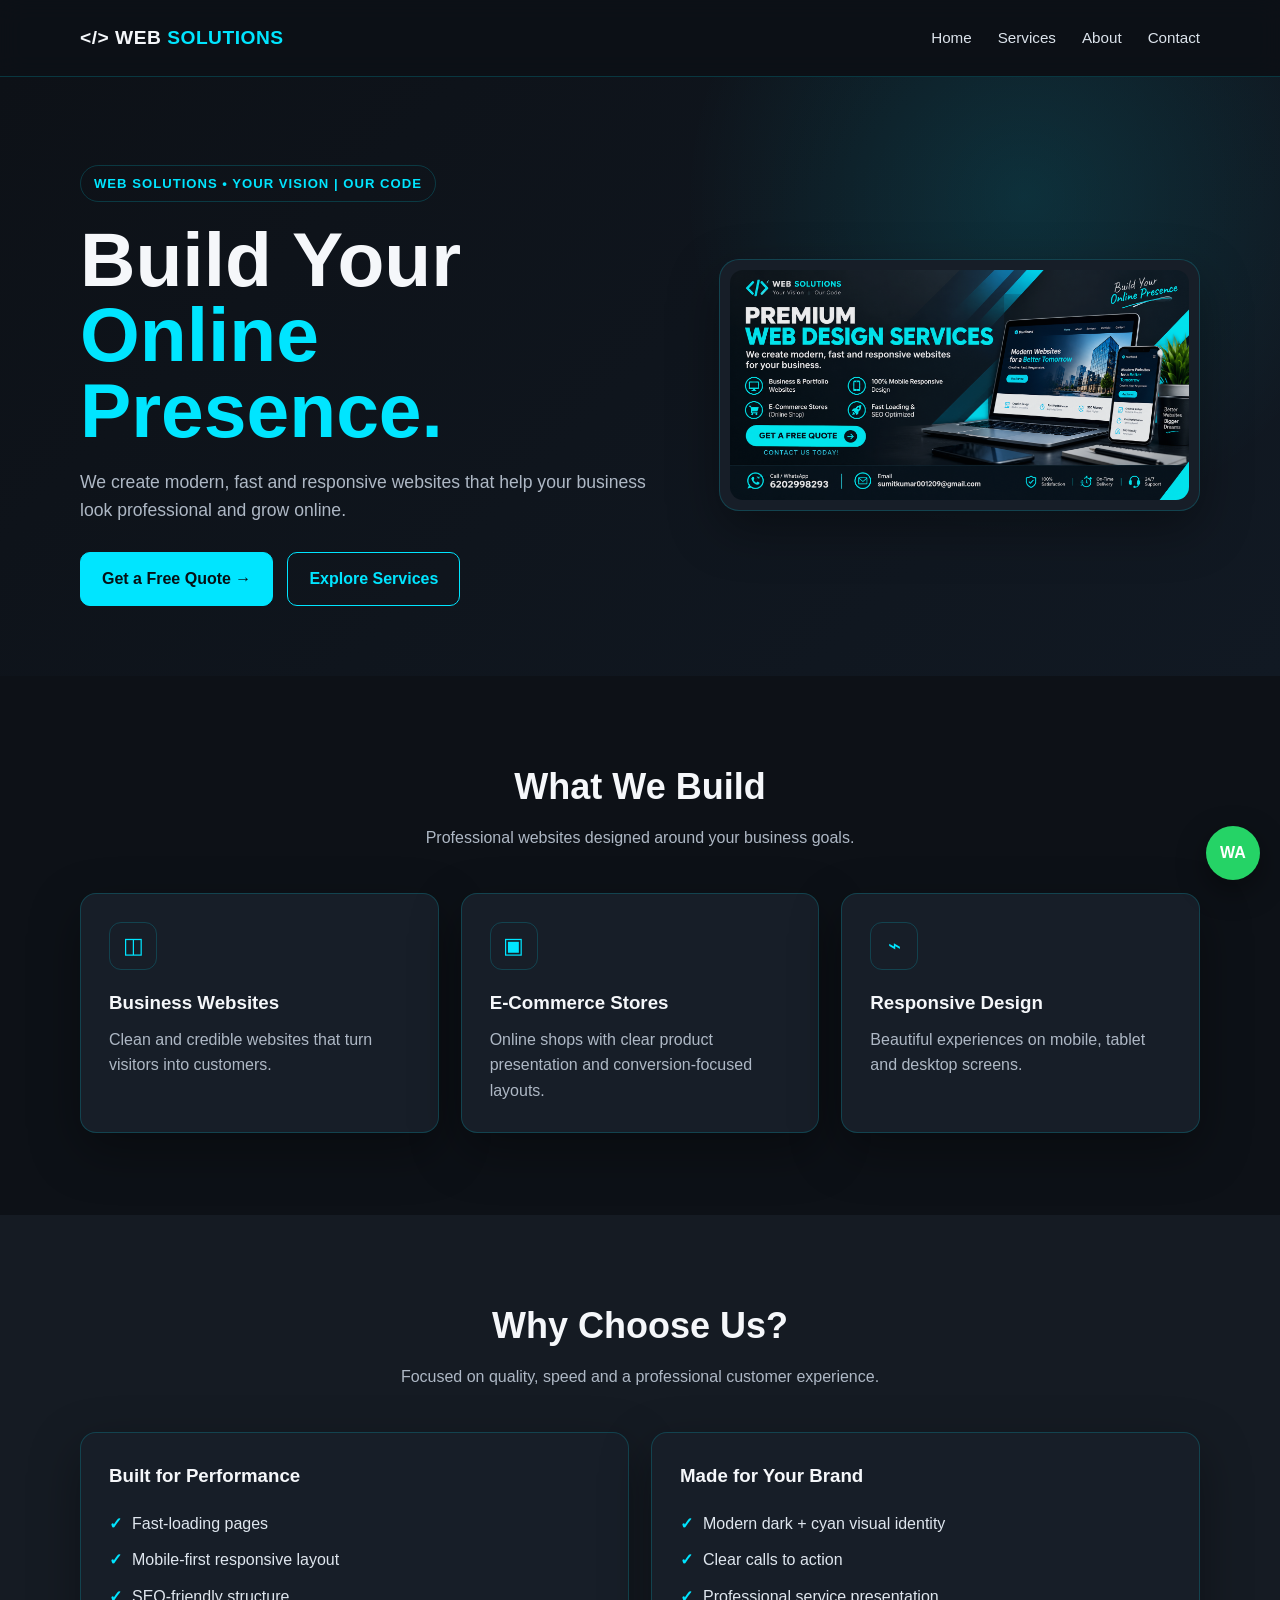
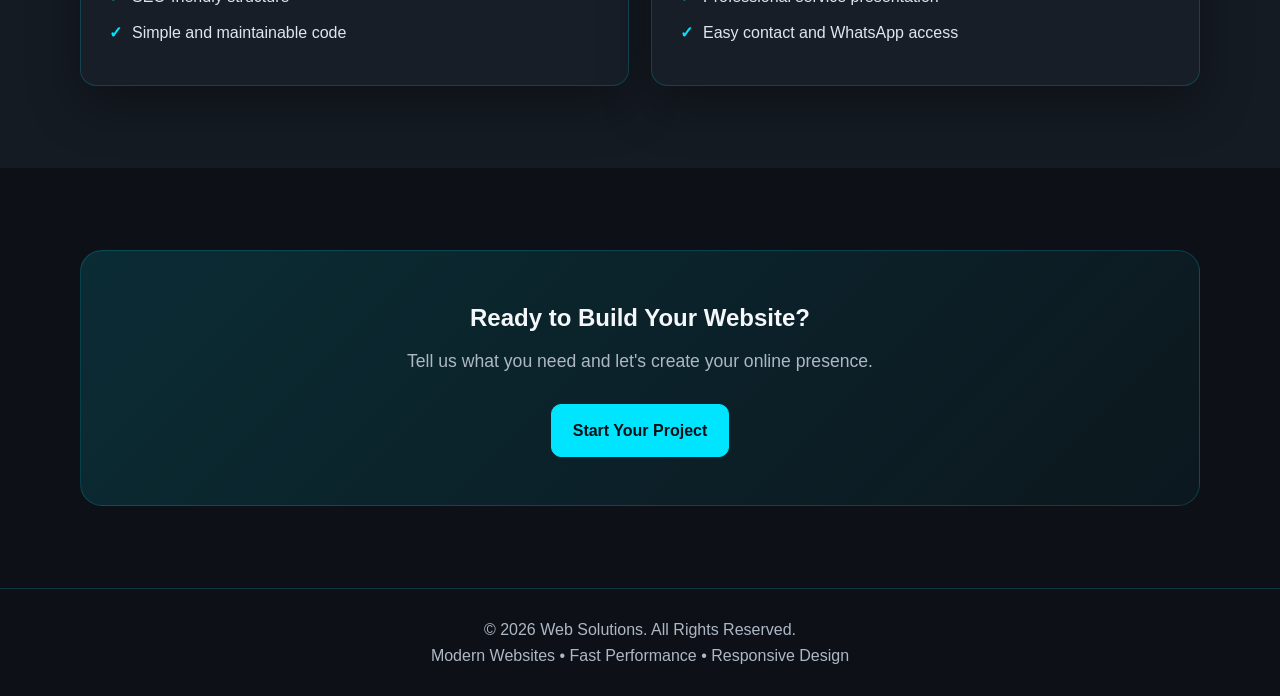
<file: index.html>
<!doctype html>
<html lang="en"><head><meta charset="utf-8"><meta name="viewport" content="width=device-width,initial-scale=1">
<title>Web Solutions | Premium Web Design Services</title><meta name="description" content="Modern, fast and responsive websites for businesses, portfolios and online stores.">
<link rel="stylesheet" href="style.css"></head><body>

<header class="navbar">
  <div class="container nav-inner">
    <a class="logo" href="index.html">&lt;/&gt; WEB <span>SOLUTIONS</span></a>
    <button class="menu" aria-label="Open menu">☰</button>
    <nav class="nav-links">
      <a href="index.html">Home</a>
      <a href="services.html">Services</a>
      <a href="about.html">About</a>
      <a href="contact.html">Contact</a>
    </nav>
  </div>
</header>

<main>
<section class="hero"><div class="container hero-grid">
<div><span class="badge">WEB SOLUTIONS • YOUR VISION | OUR CODE</span>
<h1>Build Your <span>Online Presence.</span></h1>
<p class="lead">We create modern, fast and responsive websites that help your business look professional and grow online.</p>
<div class="buttons"><a class="btn btn-primary" href="contact.html">Get a Free Quote →</a><a class="btn btn-outline" href="services.html">Explore Services</a></div>
</div>
<div class="hero-card"><img src="assets/banner.png" alt="Premium web design services banner"></div>
</div></section>

<section class="section"><div class="container"><div class="section-head"><h2>What We Build</h2><p>Professional websites designed around your business goals.</p></div>
<div class="grid-3">
<div class="card"><div class="icon">◫</div><h3>Business Websites</h3><p>Clean and credible websites that turn visitors into customers.</p></div>
<div class="card"><div class="icon">▣</div><h3>E-Commerce Stores</h3><p>Online shops with clear product presentation and conversion-focused layouts.</p></div>
<div class="card"><div class="icon">⌁</div><h3>Responsive Design</h3><p>Beautiful experiences on mobile, tablet and desktop screens.</p></div>
</div></div></section>

<section class="section alt"><div class="container"><div class="section-head"><h2>Why Choose Us?</h2><p>Focused on quality, speed and a professional customer experience.</p></div>
<div class="grid-2">
<div class="card"><h3>Built for Performance</h3><ul class="checks"><li>Fast-loading pages</li><li>Mobile-first responsive layout</li><li>SEO-friendly structure</li><li>Simple and maintainable code</li></ul></div>
<div class="card"><h3>Made for Your Brand</h3><ul class="checks"><li>Modern dark + cyan visual identity</li><li>Clear calls to action</li><li>Professional service presentation</li><li>Easy contact and WhatsApp access</li></ul></div>
</div></div></section>

<section class="section"><div class="container"><div class="cta"><h2>Ready to Build Your Website?</h2><p class="lead" style="margin:10px auto 0">Tell us what you need and let's create your online presence.</p><div class="buttons" style="justify-content:center"><a class="btn btn-primary" href="contact.html">Start Your Project</a></div></div></div></section>
</main>
<footer class="footer">
  <div class="container">
    <p>© 2026 Web Solutions. All Rights Reserved.</p>
    <p>Modern Websites • Fast Performance • Responsive Design</p>
  </div>
</footer>
<a class="floating-wa" href="https://wa.me/916202998293" target="_blank" aria-label="WhatsApp">WA</a>
<script src="script.js"></script>
</body></html>
</file>
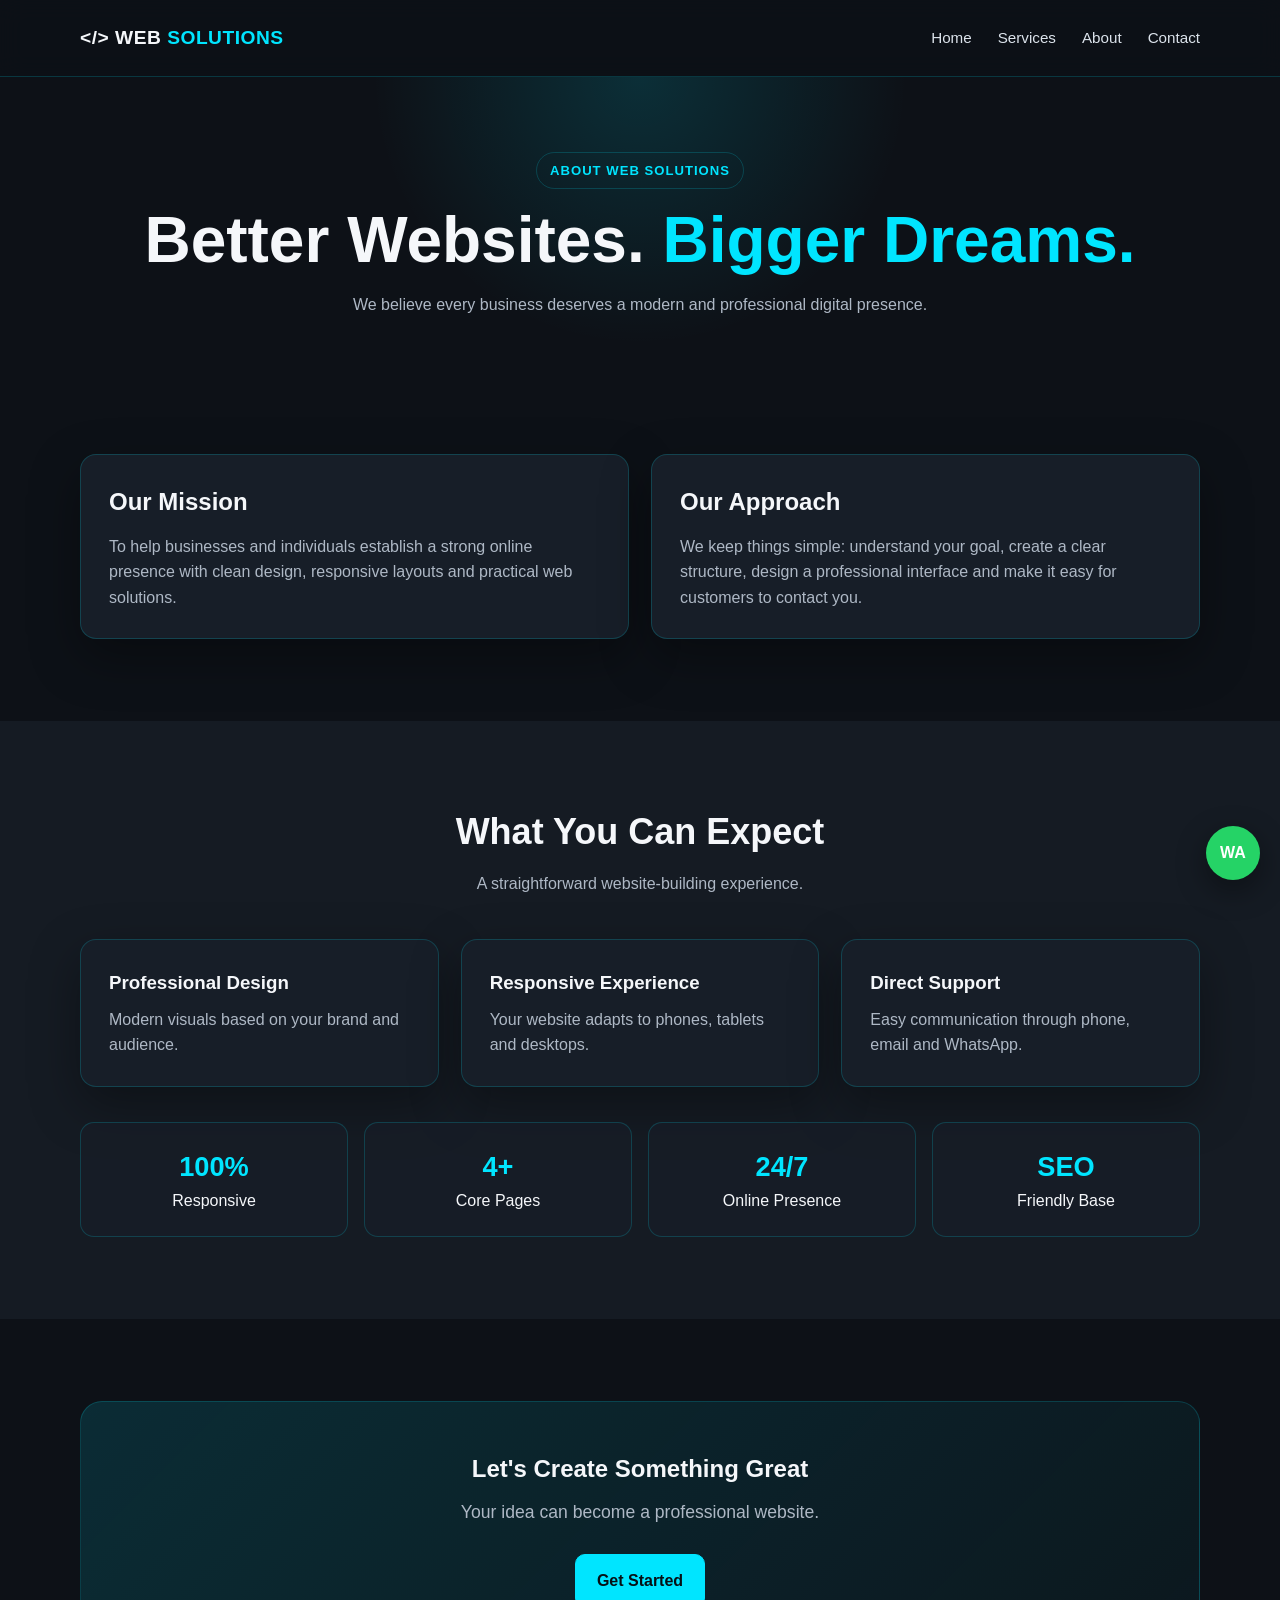
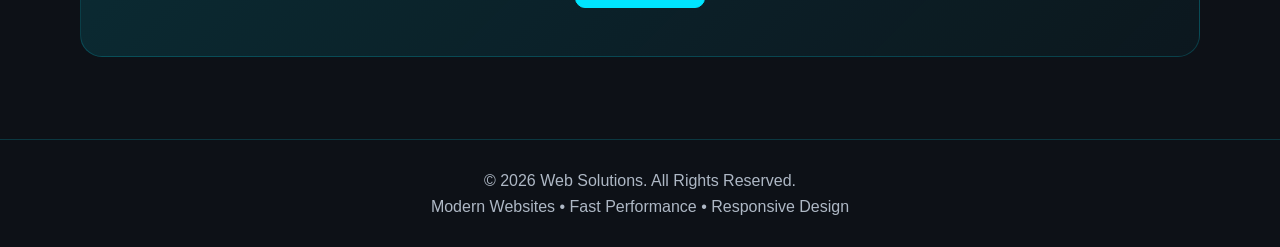
<file: about.html>
<!doctype html>
<html lang="en"><head><meta charset="utf-8"><meta name="viewport" content="width=device-width,initial-scale=1">
<title>About | Web Solutions</title><link rel="stylesheet" href="style.css"></head><body>
<header class="navbar">
  <div class="container nav-inner">
    <a class="logo" href="index.html">&lt;/&gt; WEB <span>SOLUTIONS</span></a>
    <button class="menu" aria-label="Open menu">☰</button>
    <nav class="nav-links">
      <a href="index.html">Home</a>
      <a href="services.html">Services</a>
      <a href="about.html">About</a>
      <a href="contact.html">Contact</a>
    </nav>
  </div>
</header>

<main>
<section class="page-hero"><div class="container"><span class="badge">ABOUT WEB SOLUTIONS</span><h1>Better Websites. <span>Bigger Dreams.</span></h1><p>We believe every business deserves a modern and professional digital presence.</p></div></section>
<section class="section"><div class="container grid-2">
<div class="card"><h2>Our Mission</h2><p style="margin-top:12px">To help businesses and individuals establish a strong online presence with clean design, responsive layouts and practical web solutions.</p></div>
<div class="card"><h2>Our Approach</h2><p style="margin-top:12px">We keep things simple: understand your goal, create a clear structure, design a professional interface and make it easy for customers to contact you.</p></div>
</div></section>
<section class="section alt"><div class="container"><div class="section-head"><h2>What You Can Expect</h2><p>A straightforward website-building experience.</p></div>
<div class="grid-3">
<div class="card"><h3>Professional Design</h3><p>Modern visuals based on your brand and audience.</p></div>
<div class="card"><h3>Responsive Experience</h3><p>Your website adapts to phones, tablets and desktops.</p></div>
<div class="card"><h3>Direct Support</h3><p>Easy communication through phone, email and WhatsApp.</p></div>
</div>
<div class="stats"><div class="stat"><strong>100%</strong><span>Responsive</span></div><div class="stat"><strong>4+</strong><span>Core Pages</span></div><div class="stat"><strong>24/7</strong><span>Online Presence</span></div><div class="stat"><strong>SEO</strong><span>Friendly Base</span></div></div>
</div></section>
<section class="section"><div class="container"><div class="cta"><h2>Let's Create Something Great</h2><p class="lead" style="margin:10px auto 0">Your idea can become a professional website.</p><div class="buttons" style="justify-content:center"><a class="btn btn-primary" href="contact.html">Get Started</a></div></div></div></section>
</main>
<footer class="footer">
  <div class="container">
    <p>© 2026 Web Solutions. All Rights Reserved.</p>
    <p>Modern Websites • Fast Performance • Responsive Design</p>
  </div>
</footer>
<a class="floating-wa" href="https://wa.me/916202998293" target="_blank" aria-label="WhatsApp">WA</a>
<script src="script.js"></script>
</body></html>
</file>
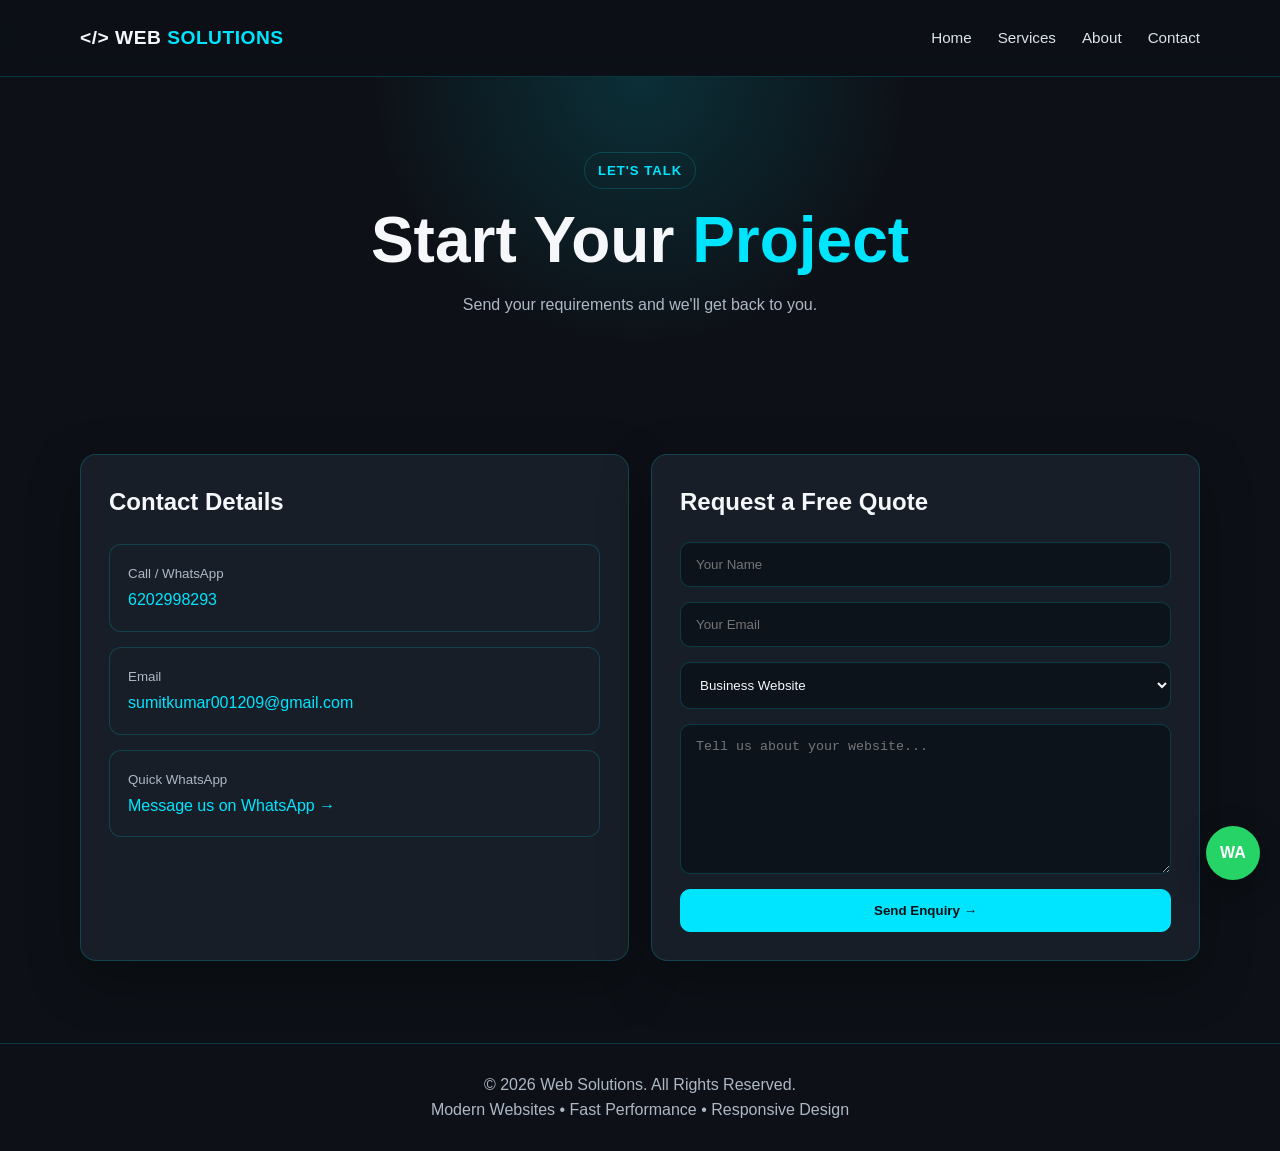
<file: contact.html>
<!doctype html>
<html lang="en"><head><meta charset="utf-8"><meta name="viewport" content="width=device-width,initial-scale=1">
<title>Contact | Web Solutions</title><link rel="stylesheet" href="style.css"></head><body>
<header class="navbar">
  <div class="container nav-inner">
    <a class="logo" href="index.html">&lt;/&gt; WEB <span>SOLUTIONS</span></a>
    <button class="menu" aria-label="Open menu">☰</button>
    <nav class="nav-links">
      <a href="index.html">Home</a>
      <a href="services.html">Services</a>
      <a href="about.html">About</a>
      <a href="contact.html">Contact</a>
    </nav>
  </div>
</header>

<main>
<section class="page-hero"><div class="container"><span class="badge">LET'S TALK</span><h1>Start Your <span>Project</span></h1><p>Send your requirements and we'll get back to you.</p></div></section>
<section class="section"><div class="container grid-2">
<div class="card"><h2>Contact Details</h2><div class="contact-info" style="margin-top:22px">
<div class="contact-item"><small>Call / WhatsApp</small><a href="tel:+916202998293">6202998293</a></div>
<div class="contact-item"><small>Email</small><a href="mailto:sumitkumar001209@gmail.com">sumitkumar001209@gmail.com</a></div>
<div class="contact-item"><small>Quick WhatsApp</small><a href="https://wa.me/916202998293" target="_blank">Message us on WhatsApp →</a></div>
</div></div>
<div class="card"><h2>Request a Free Quote</h2><form id="contactForm" style="margin-top:20px">
<input id="name" required placeholder="Your Name"><input id="email" type="email" required placeholder="Your Email">
<select id="service"><option>Business Website</option><option>E-Commerce Website</option><option>Portfolio Website</option><option>Other</option></select>
<textarea id="message" required placeholder="Tell us about your website..."></textarea>
<button class="btn btn-primary" type="submit">Send Enquiry →</button>
</form></div>
</div></section>
</main>
<footer class="footer">
  <div class="container">
    <p>© 2026 Web Solutions. All Rights Reserved.</p>
    <p>Modern Websites • Fast Performance • Responsive Design</p>
  </div>
</footer>
<a class="floating-wa" href="https://wa.me/916202998293" target="_blank" aria-label="WhatsApp">WA</a>
<script src="script.js"></script>
</body></html>
</file>
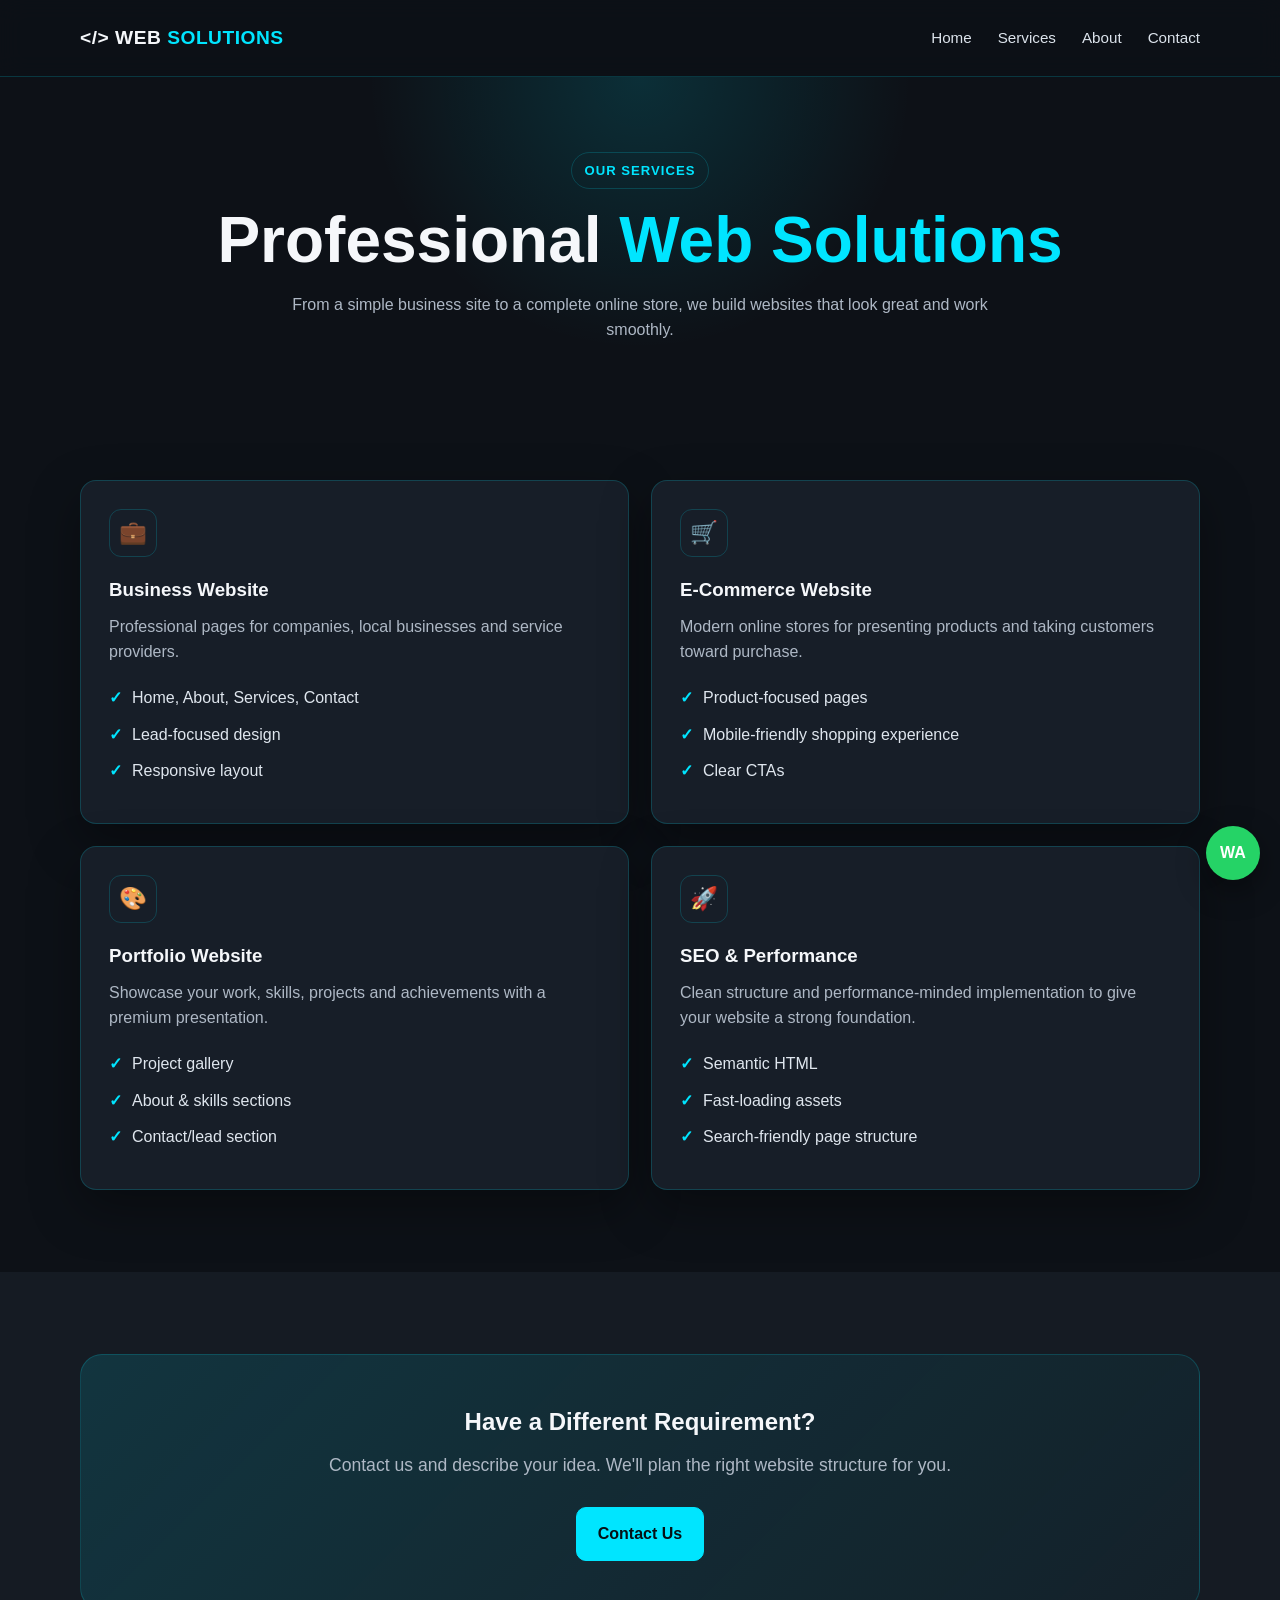
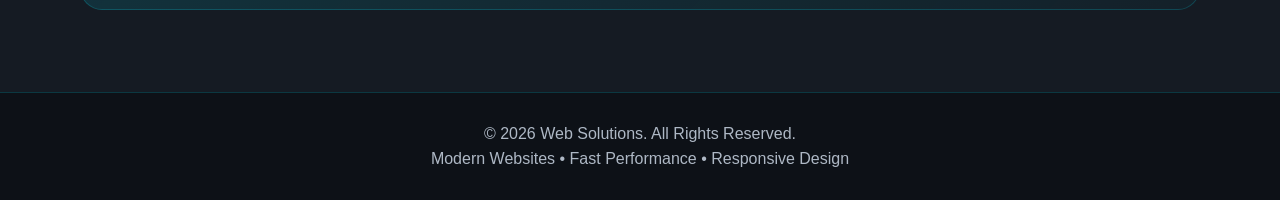
<file: services.html>
<!doctype html>
<html lang="en"><head><meta charset="utf-8"><meta name="viewport" content="width=device-width,initial-scale=1">
<title>Services | Web Solutions</title><link rel="stylesheet" href="style.css"></head><body>
<header class="navbar">
  <div class="container nav-inner">
    <a class="logo" href="index.html">&lt;/&gt; WEB <span>SOLUTIONS</span></a>
    <button class="menu" aria-label="Open menu">☰</button>
    <nav class="nav-links">
      <a href="index.html">Home</a>
      <a href="services.html">Services</a>
      <a href="about.html">About</a>
      <a href="contact.html">Contact</a>
    </nav>
  </div>
</header>

<main>
<section class="page-hero"><div class="container"><span class="badge">OUR SERVICES</span><h1>Professional <span>Web Solutions</span></h1><p>From a simple business site to a complete online store, we build websites that look great and work smoothly.</p></div></section>
<section class="section"><div class="container"><div class="grid-2">
<div class="card"><div class="icon">💼</div><h3>Business Website</h3><p>Professional pages for companies, local businesses and service providers.</p><ul class="checks"><li>Home, About, Services, Contact</li><li>Lead-focused design</li><li>Responsive layout</li></ul></div>
<div class="card"><div class="icon">🛒</div><h3>E-Commerce Website</h3><p>Modern online stores for presenting products and taking customers toward purchase.</p><ul class="checks"><li>Product-focused pages</li><li>Mobile-friendly shopping experience</li><li>Clear CTAs</li></ul></div>
<div class="card"><div class="icon">🎨</div><h3>Portfolio Website</h3><p>Showcase your work, skills, projects and achievements with a premium presentation.</p><ul class="checks"><li>Project gallery</li><li>About & skills sections</li><li>Contact/lead section</li></ul></div>
<div class="card"><div class="icon">🚀</div><h3>SEO & Performance</h3><p>Clean structure and performance-minded implementation to give your website a strong foundation.</p><ul class="checks"><li>Semantic HTML</li><li>Fast-loading assets</li><li>Search-friendly page structure</li></ul></div>
</div></div></section>
<section class="section alt"><div class="container"><div class="cta"><h2>Have a Different Requirement?</h2><p class="lead" style="margin:10px auto 0">Contact us and describe your idea. We'll plan the right website structure for you.</p><div class="buttons" style="justify-content:center"><a class="btn btn-primary" href="contact.html">Contact Us</a></div></div></div></section>
</main>
<footer class="footer">
  <div class="container">
    <p>© 2026 Web Solutions. All Rights Reserved.</p>
    <p>Modern Websites • Fast Performance • Responsive Design</p>
  </div>
</footer>
<a class="floating-wa" href="https://wa.me/916202998293" target="_blank" aria-label="WhatsApp">WA</a>
<script src="script.js"></script>
</body></html>
</file>
<file: style.css>
:root{
  --bg:#0d1117;
  --bg2:#151b23;
  --card:#171e28;
  --cyan:#00e5ff;
  --cyan2:#00bcd4;
  --white:#f5f7fa;
  --muted:#aeb8c5;
  --line:rgba(0,229,255,.18);
  --shadow:0 18px 50px rgba(0,0,0,.35);
}
*{box-sizing:border-box;margin:0;padding:0}
html{scroll-behavior:smooth}
body{font-family:Inter,Segoe UI,Arial,sans-serif;background:var(--bg);color:var(--white);line-height:1.6}
a{text-decoration:none;color:inherit}
img{max-width:100%;display:block}
.container{width:min(1120px,92%);margin:auto}
.navbar{position:sticky;top:0;z-index:50;background:rgba(13,17,23,.92);backdrop-filter:blur(12px);border-bottom:1px solid var(--line)}
.nav-inner{height:76px;display:flex;align-items:center;justify-content:space-between}
.logo{font-weight:800;letter-spacing:.5px;font-size:1.2rem}
.logo span{color:var(--cyan)}
.nav-links{display:flex;gap:26px;align-items:center}
.nav-links a{color:#dce3eb;font-size:.95rem;transition:.25s}
.nav-links a:hover,.nav-links a.active{color:var(--cyan)}
.menu{display:none;background:none;border:1px solid var(--line);color:var(--white);padding:8px 10px;border-radius:8px}
.hero{padding:88px 0 70px;background:
 radial-gradient(circle at 80% 20%,rgba(0,229,255,.13),transparent 30%),
 linear-gradient(135deg,#0d1117,#111923)}
.hero-grid{display:grid;grid-template-columns:1.1fr .9fr;gap:50px;align-items:center}
.badge{display:inline-block;border:1px solid var(--line);color:var(--cyan);padding:7px 13px;border-radius:999px;font-size:.82rem;font-weight:700;letter-spacing:1px}
h1{font-size:clamp(2.7rem,6vw,5.2rem);line-height:.98;margin:20px 0}
h1 span,.accent{color:var(--cyan)}
.lead{font-size:1.1rem;color:var(--muted);max-width:650px}
.buttons{display:flex;gap:14px;flex-wrap:wrap;margin-top:28px}
.btn{display:inline-flex;align-items:center;justify-content:center;padding:13px 21px;border-radius:10px;font-weight:800;border:1px solid var(--cyan);transition:.25s}
.btn-primary{background:var(--cyan);color:#061015}
.btn-primary:hover{transform:translateY(-2px);box-shadow:0 10px 28px rgba(0,229,255,.22)}
.btn-outline{color:var(--cyan)}
.btn-outline:hover{background:rgba(0,229,255,.08)}
.hero-card{border:1px solid var(--line);background:var(--card);border-radius:20px;padding:10px;box-shadow:var(--shadow)}
.hero-card img{border-radius:13px;opacity:.92}
.section{padding:82px 0}
.section.alt{background:var(--bg2)}
.section-head{text-align:center;max-width:700px;margin:0 auto 42px}
.section-head h2{font-size:2.25rem;margin-bottom:10px}
.section-head p{color:var(--muted)}
.grid-3{display:grid;grid-template-columns:repeat(3,1fr);gap:22px}
.grid-2{display:grid;grid-template-columns:repeat(2,1fr);gap:22px}
.card{background:var(--card);border:1px solid var(--line);padding:28px;border-radius:16px;box-shadow:var(--shadow)}
.icon{width:48px;height:48px;border-radius:12px;display:grid;place-items:center;border:1px solid var(--line);color:var(--cyan);font-size:1.4rem;margin-bottom:18px}
.card h3{margin-bottom:9px}
.card p{color:var(--muted)}
.checks{list-style:none;margin-top:20px}
.checks li{margin:11px 0;color:#dfe6ee}
.checks li::before{content:"✓";color:var(--cyan);font-weight:900;margin-right:10px}
.stats{display:grid;grid-template-columns:repeat(4,1fr);gap:16px;margin-top:35px}
.stat{text-align:center;padding:22px;border:1px solid var(--line);border-radius:14px;background:rgba(23,30,40,.65)}
.stat strong{display:block;font-size:1.7rem;color:var(--cyan)}
.cta{background:linear-gradient(135deg,rgba(0,229,255,.13),rgba(0,188,212,.04));border:1px solid var(--line);border-radius:22px;padding:48px;text-align:center}
.page-hero{padding:75px 0 55px;text-align:center;background:radial-gradient(circle at 50% 0,rgba(0,229,255,.14),transparent 38%)}
.page-hero h1{font-size:clamp(2.4rem,5vw,4rem)}
.page-hero p{max-width:700px;margin:auto;color:var(--muted)}
form{display:grid;gap:15px}
input,textarea,select{width:100%;padding:14px 15px;border-radius:10px;border:1px solid var(--line);background:#0d131b;color:var(--white);outline:none}
textarea{min-height:150px;resize:vertical}
input:focus,textarea:focus,select:focus{border-color:var(--cyan);box-shadow:0 0 0 3px rgba(0,229,255,.08)}
.contact-info{display:grid;gap:15px}
.contact-item{padding:18px;border:1px solid var(--line);border-radius:12px;background:var(--card)}
.contact-item small{display:block;color:var(--muted);margin-bottom:3px}
.contact-item a{color:var(--cyan)}
.footer{border-top:1px solid var(--line);padding:28px 0;color:var(--muted);text-align:center}
.floating-wa{position:fixed;right:20px;bottom:20px;width:54px;height:54px;border-radius:50%;display:grid;place-items:center;background:#25d366;color:white;font-weight:900;box-shadow:0 10px 30px rgba(0,0,0,.4);z-index:60}
@media(max-width:800px){
 .nav-links{display:none;position:absolute;left:4%;right:4%;top:70px;flex-direction:column;align-items:flex-start;padding:18px;background:#111820;border:1px solid var(--line);border-radius:12px}
 .nav-links.open{display:flex}.menu{display:block}
 .hero-grid,.grid-2,.grid-3{grid-template-columns:1fr}
 .stats{grid-template-columns:repeat(2,1fr)}
 .hero{padding-top:55px}.section{padding:62px 0}
}
@media(max-width:480px){.stats{grid-template-columns:1fr 1fr}.cta{padding:30px 20px}}
</file>
